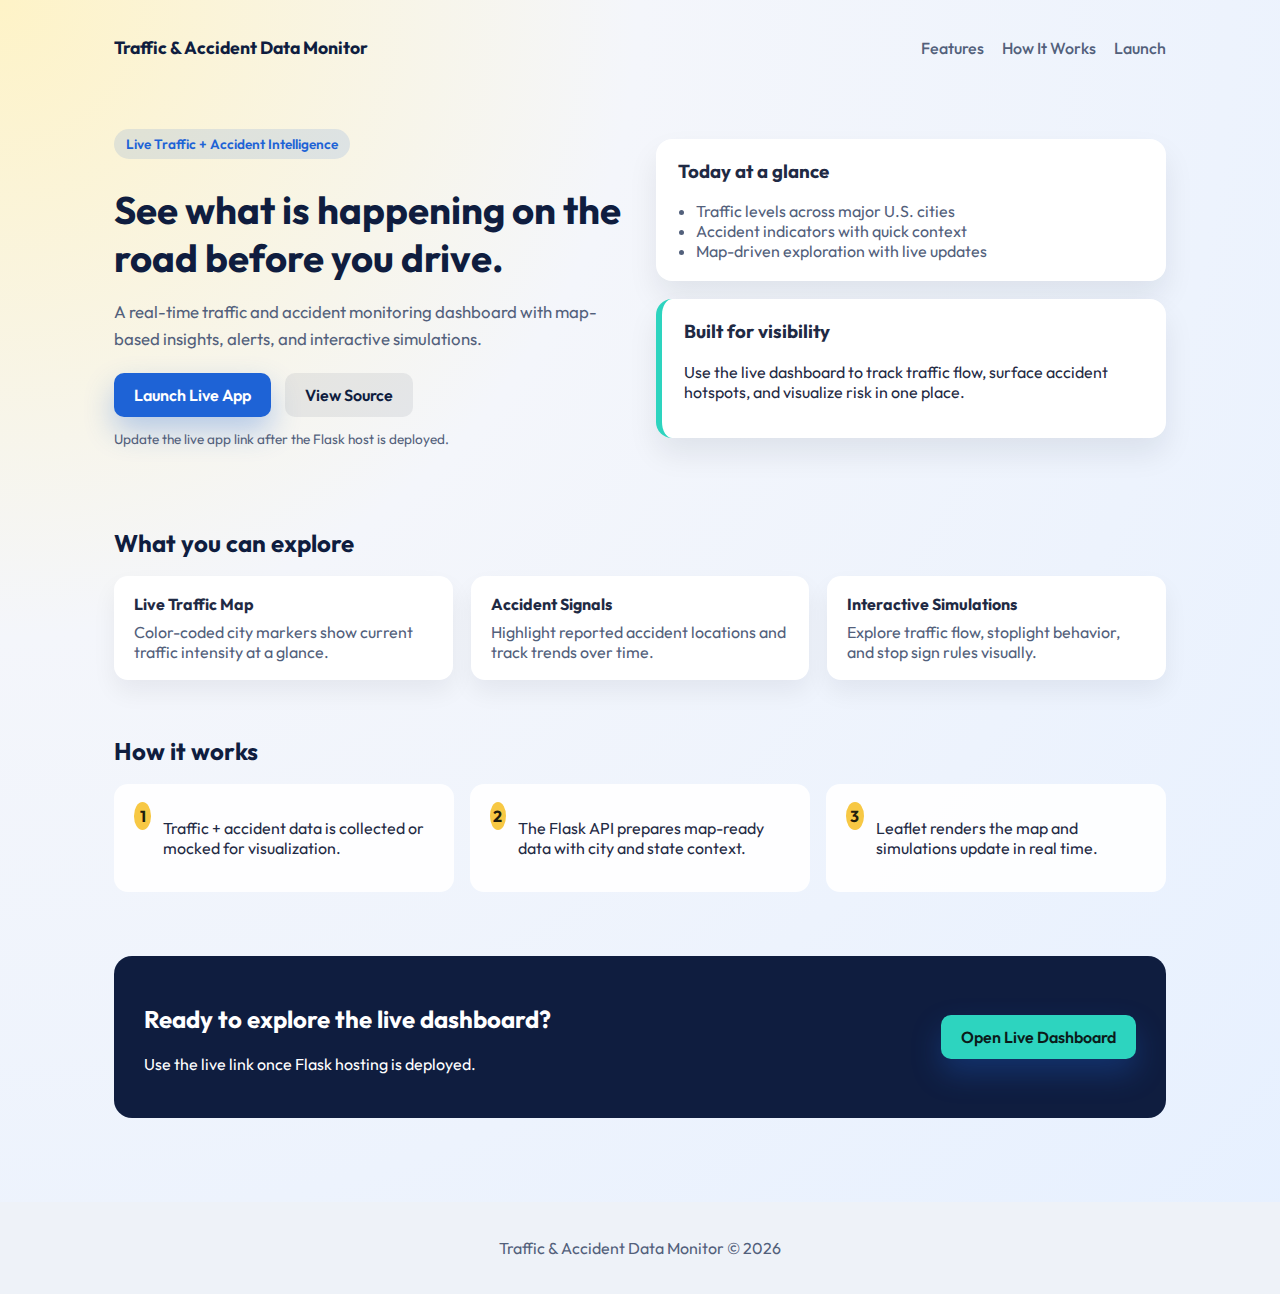
<file: docs/index.html>
<!DOCTYPE html>
<html lang="en">
<head>
  <meta charset="UTF-8" />
  <meta name="viewport" content="width=device-width, initial-scale=1.0" />
  <title>Traffic & Accident Data Monitor</title>
  <link rel="preconnect" href="https://fonts.googleapis.com" />
  <link rel="preconnect" href="https://fonts.gstatic.com" crossorigin />
  <link href="https://fonts.googleapis.com/css2?family=Outfit:wght@300;500;700&display=swap" rel="stylesheet" />
  <link rel="stylesheet" href="style.css" />
</head>
<body>
  <div class="page">
    <header class="nav">
      <div class="logo">Traffic & Accident Data Monitor</div>
      <nav class="nav-links">
        <a href="#features">Features</a>
        <a href="#workflow">How It Works</a>
        <a href="#launch">Launch</a>
      </nav>
    </header>

    <section class="hero">
      <div class="hero-copy">
        <p class="badge">Live Traffic + Accident Intelligence</p>
        <h1>See what is happening on the road before you drive.</h1>
        <p class="subhead">
          A real-time traffic and accident monitoring dashboard with map-based insights,
          alerts, and interactive simulations.
        </p>
        <div class="cta-group" id="launch">
          <a class="btn primary" id="live-app-link" href="https://REPLACE_WITH_LIVE_URL">Launch Live App</a>
          <a class="btn ghost" href="https://github.com/Ericchhun67/Traffic-Accident-Data-Monitor">View Source</a>
        </div>
        <p class="fineprint">Update the live app link after the Flask host is deployed.</p>
      </div>
      <div class="hero-panel">
        <div class="panel-card">
          <h3>Today at a glance</h3>
          <ul>
            <li>Traffic levels across major U.S. cities</li>
            <li>Accident indicators with quick context</li>
            <li>Map-driven exploration with live updates</li>
          </ul>
        </div>
        <div class="panel-card accent">
          <h3>Built for visibility</h3>
          <p>
            Use the live dashboard to track traffic flow, surface accident hotspots, and
            visualize risk in one place.
          </p>
        </div>
      </div>
    </section>

    <section class="features" id="features">
      <h2>What you can explore</h2>
      <div class="feature-grid">
        <div class="feature">
          <h4>Live Traffic Map</h4>
          <p>Color-coded city markers show current traffic intensity at a glance.</p>
        </div>
        <div class="feature">
          <h4>Accident Signals</h4>
          <p>Highlight reported accident locations and track trends over time.</p>
        </div>
        <div class="feature">
          <h4>Interactive Simulations</h4>
          <p>Explore traffic flow, stoplight behavior, and stop sign rules visually.</p>
        </div>
      </div>
    </section>

    <section class="workflow" id="workflow">
      <h2>How it works</h2>
      <div class="steps">
        <div class="step">
          <span>1</span>
          <p>Traffic + accident data is collected or mocked for visualization.</p>
        </div>
        <div class="step">
          <span>2</span>
          <p>The Flask API prepares map-ready data with city and state context.</p>
        </div>
        <div class="step">
          <span>3</span>
          <p>Leaflet renders the map and simulations update in real time.</p>
        </div>
      </div>
    </section>

    <section class="cta">
      <div>
        <h2>Ready to explore the live dashboard?</h2>
        <p>Use the live link once Flask hosting is deployed.</p>
      </div>
      <a class="btn primary" href="https://REPLACE_WITH_LIVE_URL">Open Live Dashboard</a>
    </section>
  </div>

  <footer class="footer">
    <p>Traffic & Accident Data Monitor © 2026</p>
  </footer>
</body>
</html>
</file>
<file: docs/style.css>
:root {
  color-scheme: light;
  --navy: #0f1d3f;
  --blue: #1e63d6;
  --mint: #2dd4bf;
  --sun: #f7c844;
  --bg: #f4f6fb;
  --card: #ffffff;
  --text: #1f2a44;
  --muted: #52607b;
}

* {
  box-sizing: border-box;
}

body {
  margin: 0;
  font-family: "Outfit", sans-serif;
  background: radial-gradient(circle at top left, #fef3c7 0%, #f4f6fb 35%, #e6f0ff 100%);
  color: var(--text);
}

.page {
  max-width: 1100px;
  margin: 0 auto;
  padding: 24px;
}

.nav {
  display: flex;
  justify-content: space-between;
  align-items: center;
  padding: 12px 0 24px;
}

.logo {
  font-weight: 700;
  font-size: 1.1rem;
  color: var(--navy);
}

.nav-links {
  display: flex;
  gap: 18px;
}

.nav-links a {
  text-decoration: none;
  color: var(--muted);
  font-weight: 500;
}

.hero {
  display: grid;
  grid-template-columns: repeat(auto-fit, minmax(280px, 1fr));
  gap: 32px;
  align-items: center;
  padding: 32px 0 18px;
}

.badge {
  background: rgba(30, 99, 214, 0.12);
  color: var(--blue);
  display: inline-block;
  padding: 6px 12px;
  border-radius: 999px;
  font-size: 0.85rem;
  font-weight: 600;
}

.hero h1 {
  font-size: clamp(2.2rem, 3vw, 3.1rem);
  margin: 14px 0 12px;
  color: var(--navy);
}

.subhead {
  font-size: 1.05rem;
  color: var(--muted);
  line-height: 1.6;
}

.cta-group {
  display: flex;
  flex-wrap: wrap;
  gap: 14px;
  margin: 20px 0 10px;
}

.btn {
  text-decoration: none;
  padding: 12px 20px;
  border-radius: 10px;
  font-weight: 600;
  display: inline-flex;
  align-items: center;
  justify-content: center;
}

.btn.primary {
  background: var(--blue);
  color: white;
  box-shadow: 0 14px 30px rgba(30, 99, 214, 0.3);
}

.btn.ghost {
  background: rgba(15, 29, 63, 0.07);
  color: var(--navy);
}

.fineprint {
  font-size: 0.85rem;
  color: var(--muted);
}

.hero-panel {
  display: grid;
  gap: 18px;
}

.panel-card {
  background: var(--card);
  border-radius: 16px;
  padding: 20px 22px;
  box-shadow: 0 16px 30px rgba(15, 23, 42, 0.08);
}

.panel-card.accent {
  border-left: 6px solid var(--mint);
}

.panel-card h3 {
  margin-top: 0;
}

.panel-card ul {
  padding-left: 18px;
  margin: 10px 0 0;
  color: var(--muted);
}

.features {
  padding: 48px 0 16px;
}

.features h2,
.workflow h2 {
  margin: 0 0 18px;
  color: var(--navy);
}

.feature-grid {
  display: grid;
  grid-template-columns: repeat(auto-fit, minmax(220px, 1fr));
  gap: 18px;
}

.feature {
  background: var(--card);
  padding: 18px 20px;
  border-radius: 14px;
  box-shadow: 0 12px 24px rgba(15, 23, 42, 0.06);
}

.feature h4 {
  margin: 0 0 8px;
}

.feature p {
  margin: 0;
  color: var(--muted);
}

.workflow {
  padding: 40px 0 24px;
}

.steps {
  display: grid;
  grid-template-columns: repeat(auto-fit, minmax(220px, 1fr));
  gap: 16px;
}

.step {
  background: rgba(255, 255, 255, 0.9);
  padding: 18px 20px;
  border-radius: 14px;
  display: flex;
  gap: 12px;
  align-items: flex-start;
}

.step span {
  display: inline-flex;
  width: 28px;
  height: 28px;
  border-radius: 50%;
  background: var(--sun);
  color: #1f1d0d;
  font-weight: 700;
  align-items: center;
  justify-content: center;
}

.cta {
  margin: 40px 0 60px;
  background: var(--navy);
  color: white;
  padding: 28px 30px;
  border-radius: 18px;
  display: flex;
  flex-wrap: wrap;
  justify-content: space-between;
  gap: 18px;
  align-items: center;
}

.cta .btn.primary {
  background: var(--mint);
  color: #0b1b1a;
}

.footer {
  text-align: center;
  padding: 20px;
  color: var(--muted);
  background: #eef2f8;
}

@media (max-width: 720px) {
  .nav {
    flex-direction: column;
    gap: 12px;
  }

  .cta {
    text-align: center;
    justify-content: center;
  }
}
</file>
